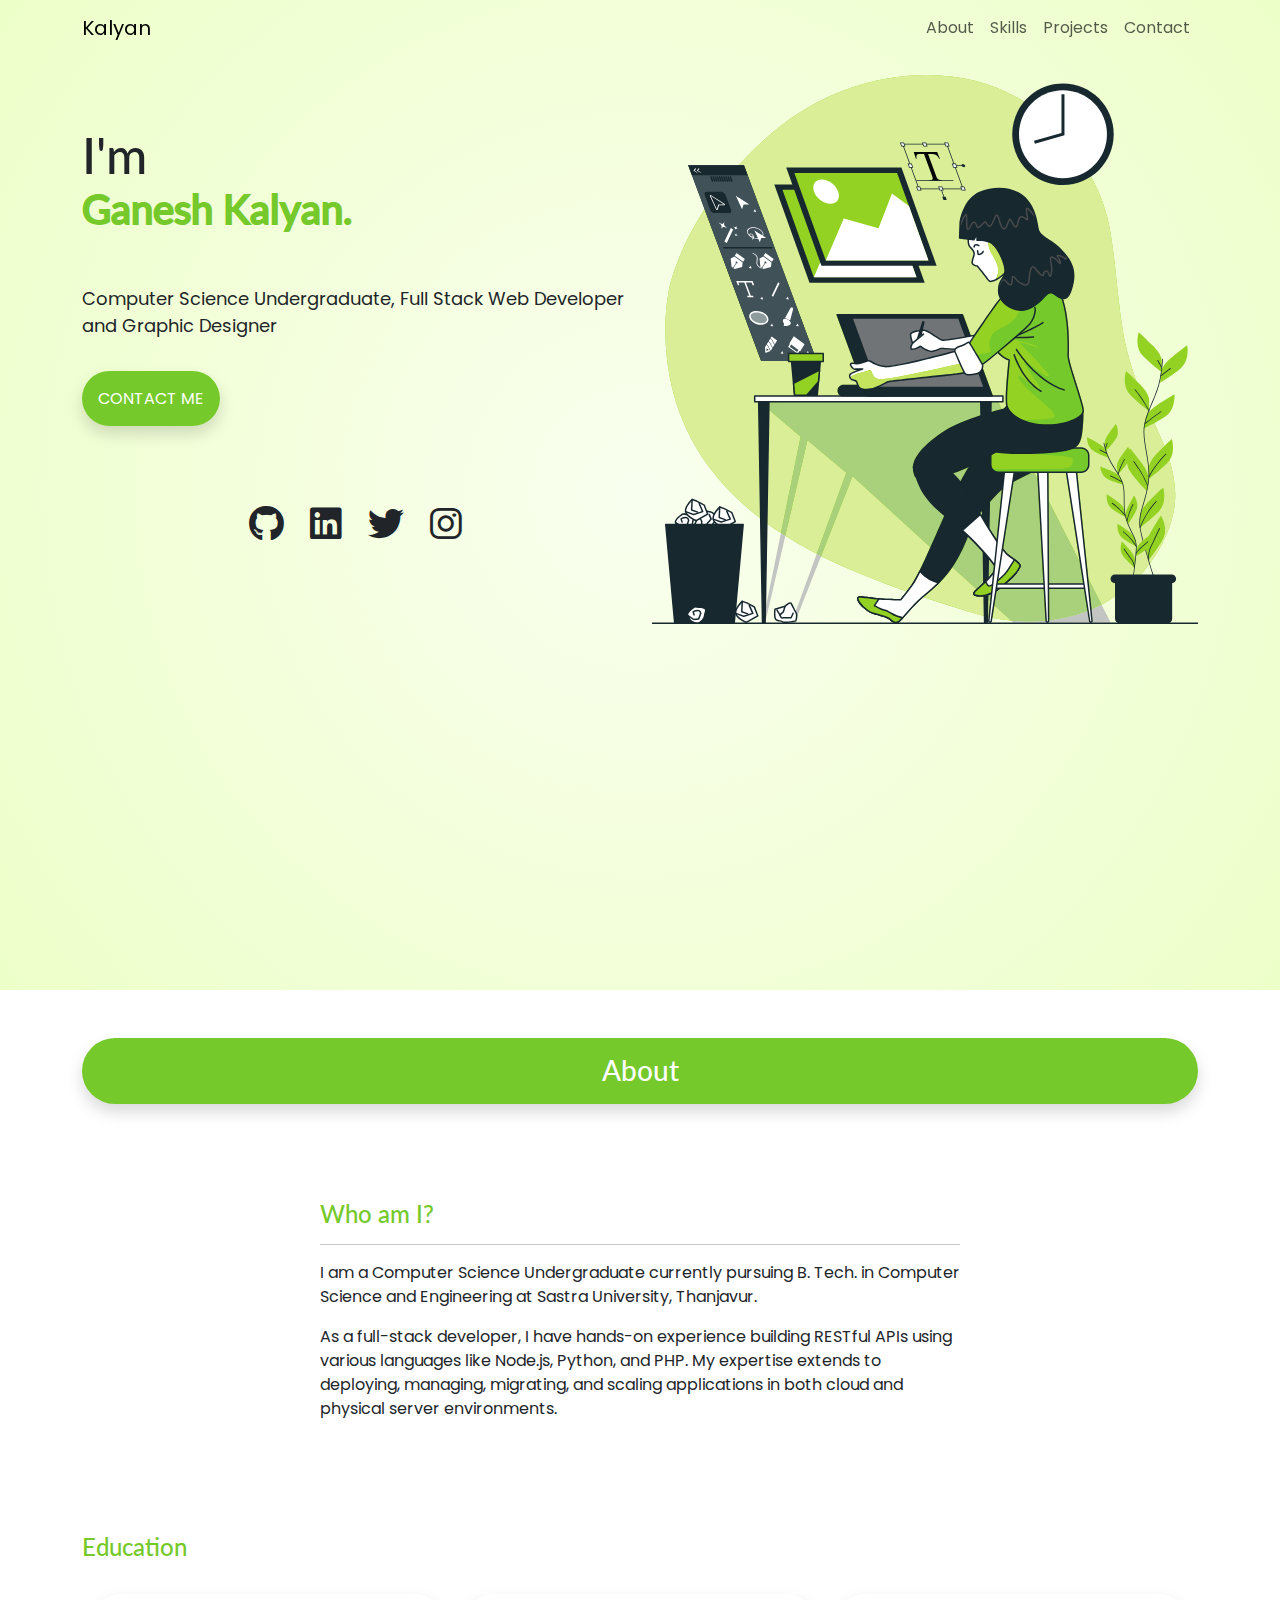
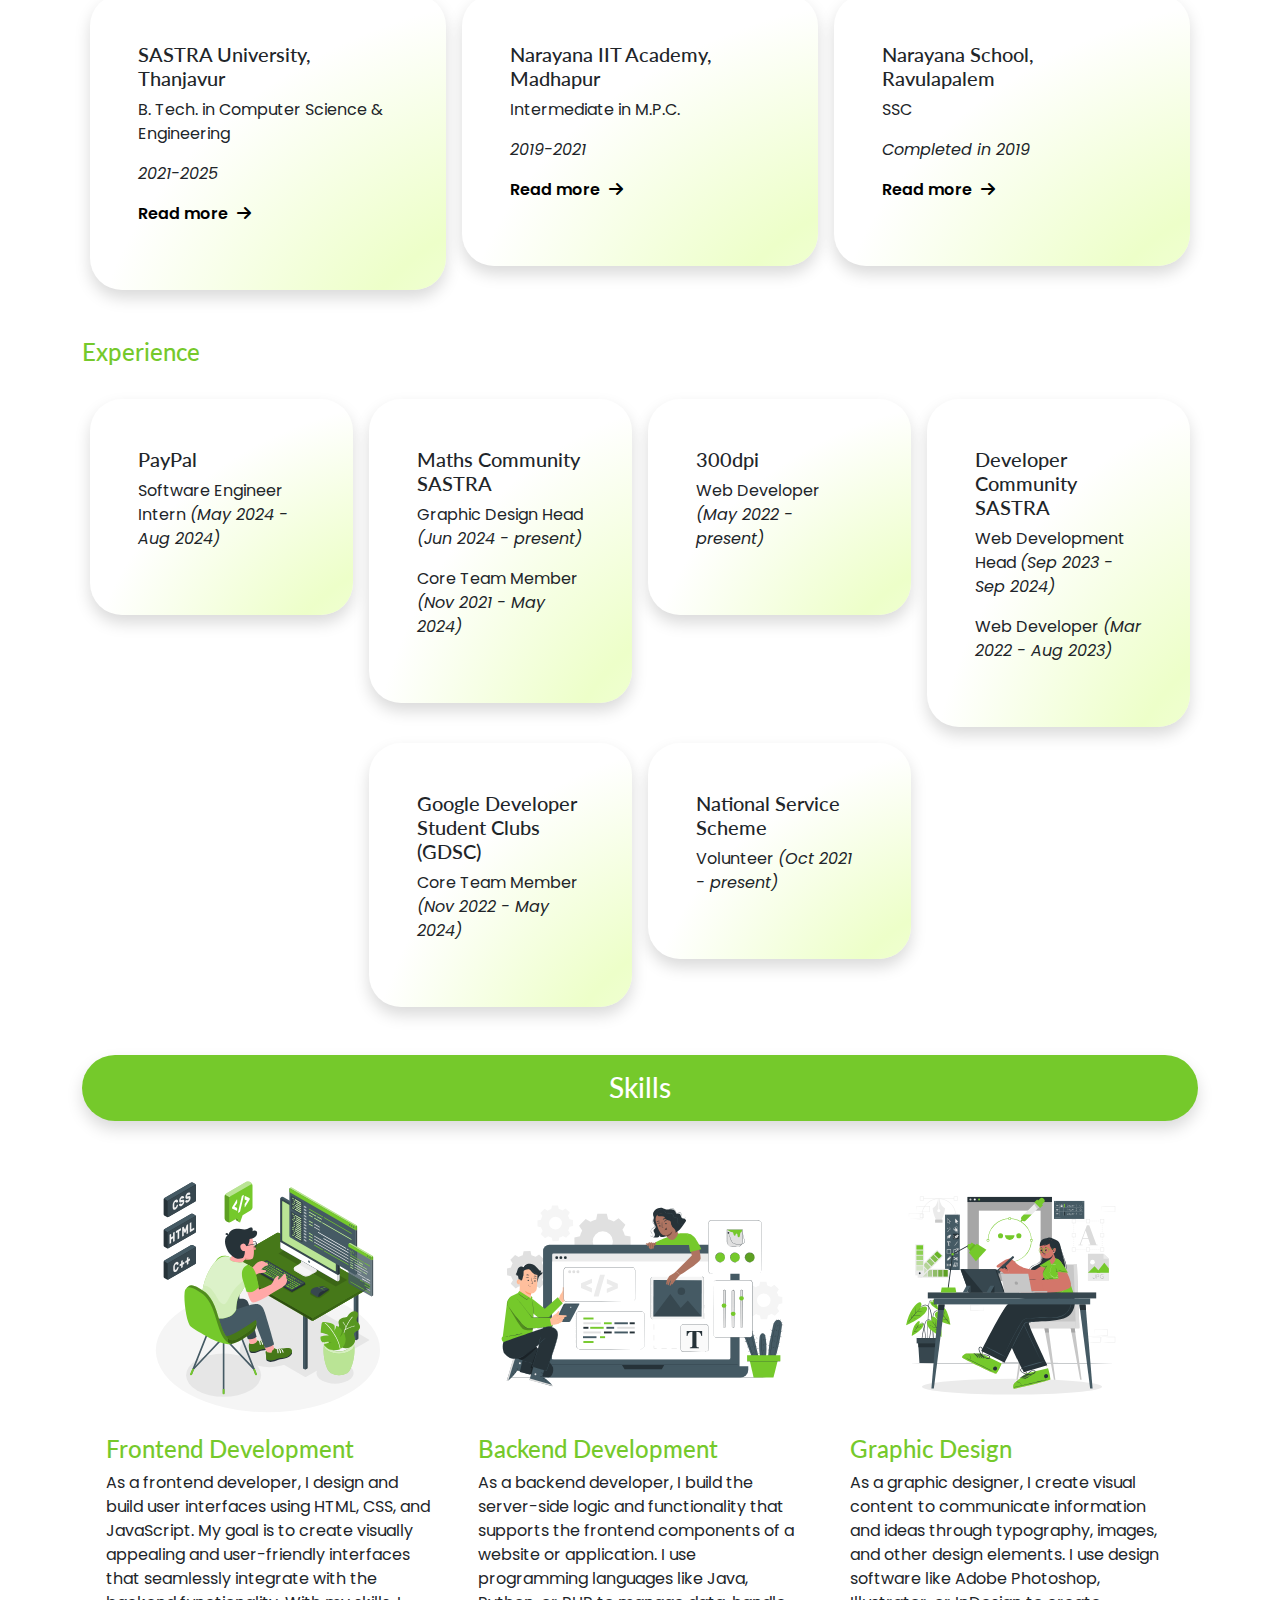
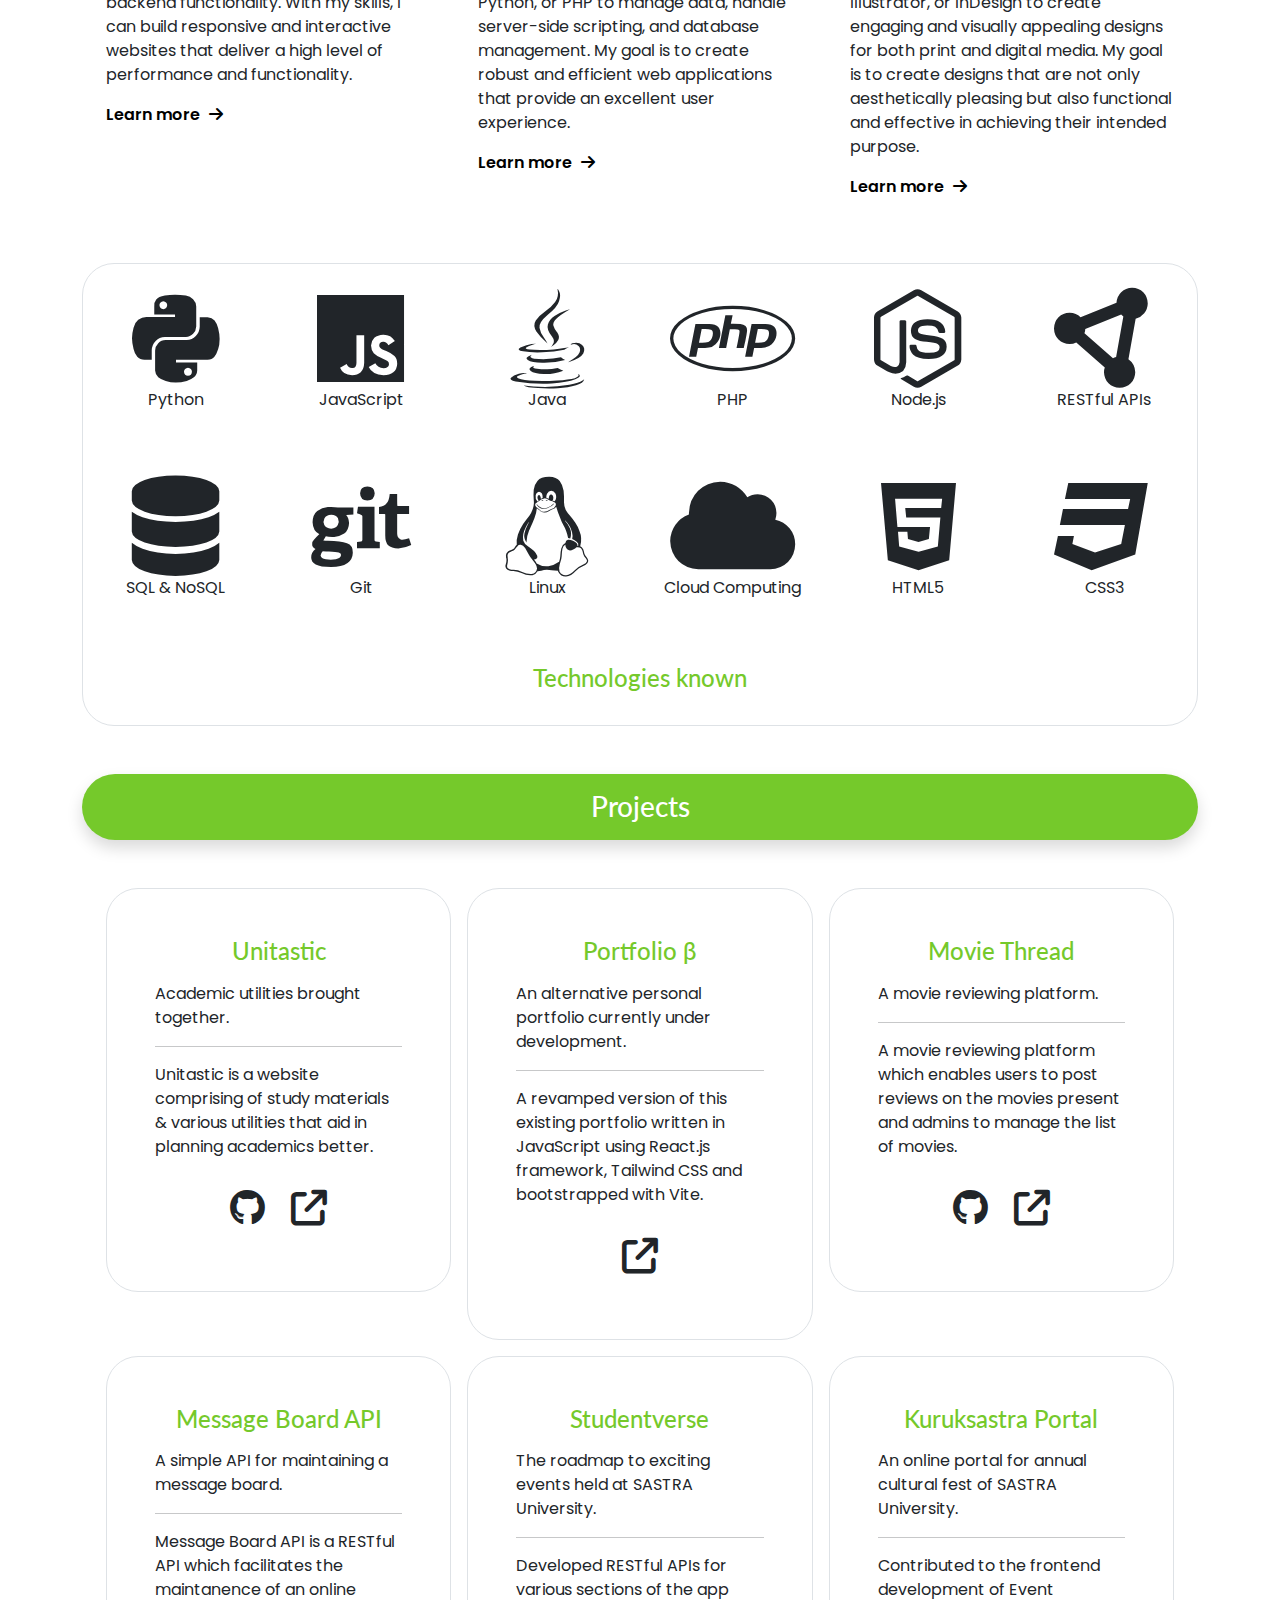
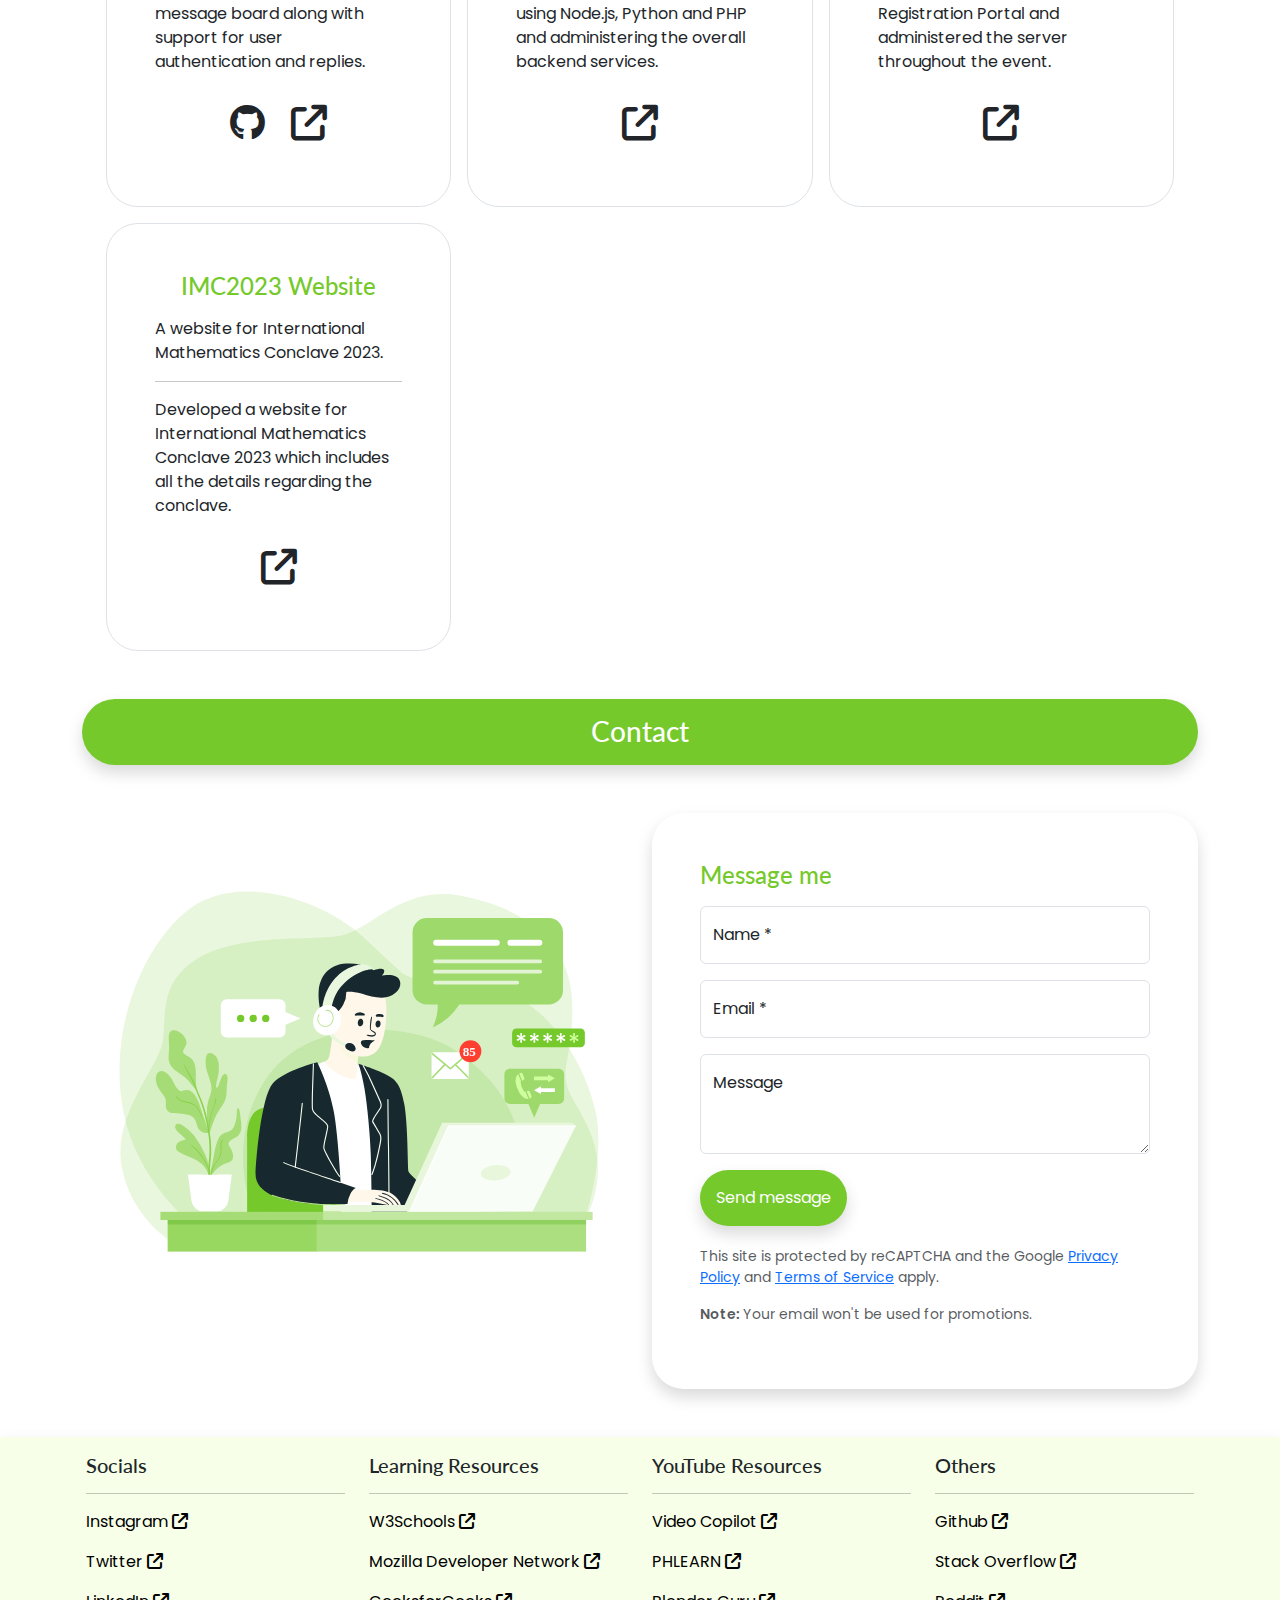
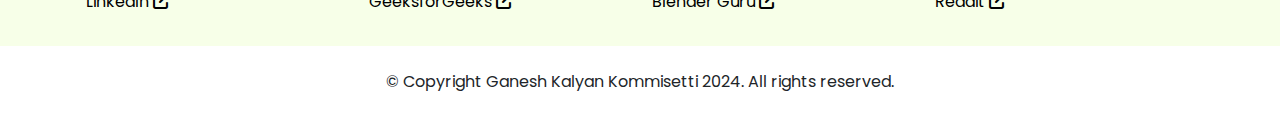
<file: index.html>
<!DOCTYPE html>
<html lang="en">
<head>
    <meta charset="UTF-8">
    <meta name="viewport" content="width=device-width, initial-scale=1.0">
    <title>Ganesh Kalyan Kommisetti</title>
    <link rel="stylesheet" href="https://cdnjs.cloudflare.com/ajax/libs/bootstrap/5.2.3/css/bootstrap.min.css" />
    <script src="https://cdnjs.cloudflare.com/ajax/libs/bootstrap/5.2.3/js/bootstrap.bundle.min.js"></script>
    <link rel="stylesheet" href="https://cdnjs.cloudflare.com/ajax/libs/font-awesome/6.1.1/css/all.min.css" />
    <script src="https://cdnjs.cloudflare.com/ajax/libs/jquery/3.6.0/jquery.min.js"></script>
    <link rel="preconnect" href="https://fonts.googleapis.com">
    <link rel="preconnect" href="https://fonts.gstatic.com" crossorigin>
    <link href="https://fonts.googleapis.com/css2?family=Lato:wght@700&family=Poppins:wght@400;600&display=swap" rel="stylesheet">
    <link rel="stylesheet" href="assets/css/main.css">
    <link rel="icon" href="favicon.ico">
    <script src="assets/js/main.js"></script>
    <script src="https://www.google.com/recaptcha/api.js?render=6LcE02wjAAAAAD0K2lsdu5hq0KmsfUhGuzQKKrRO"></script>
</head>
<body>
    <nav class="navbar navbar-expand-md navbar-light fixed-top" id="navBar">
        <div class="container">
            <a href="#" class="navbar-brand">Kalyan</a>
            <button class="navbar-toggler" type="button" data-bs-target="#navContent" data-bs-toggle="collapse" id="navIcon" title="Menu"><i class="fa-solid fa-bars-staggered"></i></button>
            <div class="collapse navbar-collapse" id="navContent">
                <ul class="navbar-nav ms-auto mb-2 mb-lg-0">
                    <li class="nav-item"><a class="nav-link" href="#about">About</a></li>
                    <li class="nav-item"><a class="nav-link" href="#skills">Skills</a></li>
                    <li class="nav-item"><a class="nav-link" href="#portfolio">Projects</a></li>
                    <li class="nav-item"><a class="nav-link" href="#contact">Contact</a></li>
                </ul>
            </div>
        </div>
    </nav>
    <div class="preloader" id="preLoader">
        <div class="preloader-holder">
            <div class="dot-pulse"></div>
        </div>
    </div>
    <div class="landing-page">
        <div class="container">
            <div class="row">
                <div class="col-md-6 mt-125">
                    <h1 class="home-header">I'm<br><div class="content"><h2>Ganesh Kalyan.</h2><h2>Ganesh Kalyan.</h2></div></h1>
                    <p class="mt-5 home-text">Computer Science Undergraduate, Full Stack Web Developer and Graphic Designer</p>
                    <div class="mt-5">
                        <a class="home-btn shadow rounded-pill p-3" href="#contact">CONTACT ME</a>
                    </div>
                    <div class="grid d-flex justify-content-center mt-80">
                        <a href="https://www.github.com/ganeshkalyank" title="Github" class="btn landing-social-link"><i class="fa-brands fa-github"></i></a>
                        <a href="https://www.linkedin.com/in/ganeshkalyank/" title="LinkedIn" class="btn landing-social-link"><i class="fa-brands fa-linkedin"></i></a>
                        <a href="https://www.twitter.com/ganeshkalyank" title="Twitter" class="btn landing-social-link"><i class="fa-brands fa-twitter"></i></a>
                        <a href="https://www.instagram.com/ganeshkalyank" title="Instagram" class="btn landing-social-link"><i class="fa-brands fa-instagram"></i></a>
                    </div>
                </div>
                <div class="col-md-6 mt-75">
                    <img src="assets/images/designermain.svg" style="width: 100%;overflow: hidden;" alt="designer">
                </div>
            </div>
        </div>
    </div>
    <div class="container mt-5">
        <h3 class="sec-title p-3 rounded-pill shadow" id="about">About</h3>
        <div class="row mt-5">
            <div class="col-lg-2"></div>
            <div class="col-lg-8">
                <div class="p-2 p-lg-5">
                    <h4 style="color: rgb(117,201,43);">Who am I?</h4>
                    <hr>

                    <p>I am a Computer Science Undergraduate currently pursuing B. Tech. in Computer Science and Engineering at Sastra University, Thanjavur.</p>
                    <p>As a full-stack developer, I have hands-on experience building RESTful APIs using various languages like Node.js, Python, and PHP. My expertise extends to deploying, managing, migrating, and scaling applications in both cloud and physical server environments.</p>
                    <!-- <p>I am a passionate full stack developer with experience in working with REST APIs built using various languages including but not limited to NodeJS, Python, PHP.</p> -->
                    <!-- <p>I am Ganesh Kalyan Kommisetti. You can simply call me Kalyan. I'm a Computer Science undergraduate currently pursuing B.Tech in Computer Science and Engineering at Sastra University, Thanjavur.</p> -->
                    <!-- <p>Apart from that, I am a Graphic Designer and Full Stack Web Developer. I love to design and develop things.</p> -->
                    <!-- <p>Personally, I love to watch thriller and sci-fi movies. Movies of Christopher Nolan are my favourite. I often read books as well. I prefer reading biographies of well-known pesonalities.</p> -->
                </div>
            </div>
            <div class="col-lg-2"></div>
        </div>
        <div class="mt-5">
            <h4 style="color: rgb(117,201,43);">Education</h4>
            <div class="container px-2">
                <div class="row gx-3 gy-3 mt-3 d-flex justify-content-center">
                    <div class="col-lg-4 col-md-6">
                        <div class="shadow rounded-5 p-5 card-hover-anim">
                            <h5>SASTRA University, Thanjavur</h5>
                            <p>B. Tech. in Computer Science & Engineering</p>
                            <p><i>2021-2025</i></p>
                            <p><a rel="noopener" href="https://www.sastra.edu" target="_blank" rel="noopener" class="more-link">Read more <i class="fa-solid fa-arrow-right"></i></a></p>
                        </div>
                    </div>
                    <div class="col-lg-4 col-md-6">
                        <div class="shadow rounded-5 p-5 card-hover-anim">
                            <h5>Narayana IIT Academy, Madhapur</h5>
                            <p>Intermediate in M.P.C.</p>
                            <p><i>2019-2021</i></p>
                            <p><a rel="noopener" href="https://www.narayanagroup.com/" target="_blank" rel="noopener" class="more-link">Read more <i class="fa-solid fa-arrow-right"></i></a></p>
                        </div>
                    </div>
                    <div class="col-lg-4 col-md-6">
                        <div class="shadow rounded-5 p-5 card-hover-anim">
                            <h5>Narayana School, Ravulapalem</h5>
                            <p>SSC</p>
                            <p><i>Completed in 2019</i></p>
                            <p><a rel="noopener" href="https://www.narayanagroup.com/" target="_blank" rel="noopener" class="more-link">Read more <i class="fa-solid fa-arrow-right"></i></a></p>
                        </div>
                    </div>
                </div>
            </div>
        </div>
        <div class="mt-5">
            <h4 style="color: rgb(117,201,43);">Experience</h4>
            <div class="container px-2">
                <div class="row gx-3 gy-3 mt-3 d-flex justify-content-center">
                    <div class="col-lg-3 col-md-6">
                        <div class="shadow rounded-5 p-5 card-hover-anim">
                            <h5>PayPal</h5>
                            <p>Software Engineer Intern <i>(May 2024 - Aug 2024)</i></p>
                        </div>
                    </div>
                    <div class="col-lg-3 col-md-6">
                        <div class="shadow rounded-5 p-5 card-hover-anim">
                            <h5>Maths Community SASTRA</h5>
                            <p>Graphic Design Head <i>(Jun 2024 - present)</i></p>
                            <p>Core Team Member <i>(Nov 2021 - May 2024)</i></p>
                        </div>
                    </div>
                    <div class="col-lg-3 col-md-6">
                        <div class="shadow rounded-5 p-5 card-hover-anim">
                            <h5>300dpi</h5>
                            <p>Web Developer <i>(May 2022 - present)</i></p>
                        </div>
                    </div>
                    <div class="col-lg-3 col-md-6">
                        <div class="shadow rounded-5 p-5 card-hover-anim">
                            <h5>Developer Community SASTRA</h5>
                            <p>Web Development Head <i>(Sep 2023 - Sep 2024)</i></p>
                            <p>Web Developer <i>(Mar 2022 - Aug 2023)</i></p>
                        </div>
                    </div>
                    <div class="col-lg-3 col-md-6">
                        <div class="shadow rounded-5 p-5 card-hover-anim">
                            <h5>Google Developer Student Clubs (GDSC)</h5>
                            <p>Core Team Member <i>(Nov 2022 - May 2024)</i></p>
                        </div>
                    </div>
                    <div class="col-lg-3 col-md-6">
                        <div class="shadow rounded-5 p-5 card-hover-anim">
                            <h5>National Service Scheme</h5>
                            <p>Volunteer <i>(Oct 2021 - present)</i></p>
                        </div>
                    </div>
                </div>
            </div>
        </div>
    </div>
    <div class="container mt-5">
        <h3 class="sec-title p-3 rounded-pill shadow" id="skills">Skills</h3>
        <div class="container px-4 mt-5">
            <div class="row gx-5 gy-5 d-flex justify-content-center">
                <div class="col-lg-4 col-md-6">
                    <img class="skill-img" src="assets/images/frontenddev.svg" alt="frontend">
                    <h4 class="mt-3" style="color: rgb(117,201,43);">Frontend Development</h4>
                    <p>As a frontend developer, I design and build user interfaces using HTML, CSS, and JavaScript. My goal is to create visually appealing and user-friendly interfaces that seamlessly integrate with the backend functionality. With my skills, I can build responsive and interactive websites that deliver a high level of performance and functionality.</p>
                    <p><a rel="noopener" href="https://en.wikipedia.org/wiki/Front-end_web_development" target="_blank" rel="noopener" class="more-link">Learn more <i class="fa-solid fa-arrow-right"></i></a></p>
                </div>
                <div class="col-lg-4 col-md-6">
                    <img class="skill-img" src="assets/images/backenddev.svg" alt="backend">
                    <h4 class="mt-3" style="color: rgb(117,201,43);">Backend Development</h4>
                    <p>As a backend developer, I build the server-side logic and functionality that supports the frontend components of a website or application. I use programming languages like Java, Python, or PHP to manage data, handle server-side scripting, and database management. My goal is to create robust and efficient web applications that provide an excellent user experience.</p>
                    <p><a rel="noopener" href="https://en.wikipedia.org/wiki/Frontend_and_backend" target="_blank" rel="noopener" class="more-link">Learn more <i class="fa-solid fa-arrow-right"></i></a></p>
                </div>
                <div class="col-lg-4 col-md-6">
                    <img class="skill-img" src="assets/images/designer.svg" alt="graphicdesign">
                    <h4 class="mt-3" style="color: rgb(117,201,43);">Graphic Design</h4>
                    <p>As a graphic designer, I create visual content to communicate information and ideas through typography, images, and other design elements. I use design software like Adobe Photoshop, Illustrator, or InDesign to create engaging and visually appealing designs for both print and digital media. My goal is to create designs that are not only aesthetically pleasing but also functional and effective in achieving their intended purpose.</p>
                    <p><a rel="noopener" href="https://en.wikipedia.org/wiki/Graphic_design" target="_blank" rel="noopener" class="more-link">Learn more <i class="fa-solid fa-arrow-right"></i></a></p>
                </div>
            </div>
        </div>
        <div class="container mt-5 p-4 border rounded-5">
            <div class="row gx-5 gy-5 text-center">
                <div class="col-6 col-md-3 col-lg-2">
                    <i class="fa-brands fa-python langs-known-item"></i>
                    <p>Python</p>
                </div>
                <div class="col-6 col-md-3 col-lg-2">
                    <i class="fa-brands fa-js langs-known-item"></i>
                    <p>JavaScript</p>
                </div>
                <div class="col-6 col-md-3 col-lg-2">
                    <i class="fa-brands fa-java langs-known-item"></i>
                    <p>Java</p>
                </div>
                <div class="col-6 col-md-3 col-lg-2">
                    <i class="fa-brands fa-php langs-known-item"></i>
                    <p>PHP</p>
                </div>
                <div class="col-6 col-md-3 col-lg-2">
                    <i class="fa-brands fa-node-js langs-known-item"></i>
                    <p>Node.js</p>
                </div>
                <div class="col-6 col-md-3 col-lg-2">
                    <i class="fa-solid fa-circle-nodes langs-known-item"></i>
                    <p>RESTful APIs</p>
                </div>
                <div class="col-6 col-md-3 col-lg-2">
                    <i class="fa-solid fa-database langs-known-item"></i>
                    <p>SQL & NoSQL</p>
                </div>
                <div class="col-6 col-md-3 col-lg-2">
                    <i class="fa-brands fa-git langs-known-item"></i>
                    <p>Git</p>
                </div>
                <div class="col-6 col-md-3 col-lg-2">
                    <i class="fa-brands fa-linux langs-known-item"></i>
                    <p>Linux</p>
                </div>
                <div class="col-6 col-md-3 col-lg-2">
                    <i class="fa-solid fa-cloud langs-known-item"></i>
                    <p>Cloud Computing</p>
                </div>
                <div class="col-6 col-md-3 col-lg-2">
                    <i class="fa-brands fa-html5 langs-known-item"></i>
                    <p>HTML5</p>
                </div>
                <div class="col-6 col-md-3 col-lg-2">
                    <i class="fa-brands fa-css3 langs-known-item"></i>
                    <p>CSS3</p>
                </div>
            </div>
            <h4 class="mt-5 text-center" style="color: rgb(117,201,43);">Technologies known</h4>
        </div>
    </div>
    <div class="container mt-5">
        <h3 class="sec-title p-3 rounded-pill shadow" id="portfolio">Projects</h3>
        <div class="px-lg-4 mt-5">
            <div class="row gx-3 gy-3">
                <div class="col-lg-4 col-md-6">
                    <div class="border p-3 p-lg-5 rounded-5">
                        <h4 class="text-center mb-3" style="color: rgb(117,201,43);">Unitastic</h4>
                        <p>Academic utilities brought together.</p>
                        <hr />
                        <p>Unitastic is a website comprising of study materials & various utilities that aid in planning academics better.</p>
                        <div class="grid d-flex justify-content-center">
                            <a href="https://www.github.com/ganeshkalyank/unitastic" target="_blank" rel="noopener" class="btn landing-social-link"><i class="fa-brands fa-github"></i></a>
                            <a href="https://unitastic.netlify.app" target="_blank" rel="noopener" class="btn landing-social-link"><i class="fa-solid fa-arrow-up-right-from-square"></i></a>
                        </div>
                    </div>
                </div>
                <div class="col-lg-4 col-md-6">
                    <div class="border p-3 p-lg-5 rounded-5">
                        <h4 class="text-center mb-3" style="color: rgb(117,201,43);">Portfolio β</h4>
                        <p>An alternative personal portfolio currently under development.</p>
                        <hr />
                        <p>A revamped version of this existing portfolio written in JavaScript using React.js framework, Tailwind CSS and bootstrapped with Vite.</p>
                        <div class="grid d-flex justify-content-center">
                            <!-- <a href="https://www.github.com/ganeshkalyank" target="_blank" rel="noopener" class="btn landing-social-link"><i class="fa-brands fa-github"></i></a> -->
                            <a href="https://www.ganeshkalyan.in" target="_blank" rel="noopener" class="btn landing-social-link"><i class="fa-solid fa-arrow-up-right-from-square"></i></a>
                        </div>
                    </div>
                </div>
                <div class="col-lg-4 col-md-6">
                    <div class="border p-3 p-lg-5 rounded-5">
                        <h4 class="text-center mb-3" style="color: rgb(117,201,43);">Movie Thread</h4>
                        <p>A movie reviewing platform.</p>
                        <hr />
                        <p>A movie reviewing platform which enables users to post reviews on the movies present and admins to manage the list of movies.</p>
                        <div class="grid d-flex justify-content-center">
                            <a href="https://www.github.com/ganeshkalyank/movie-thread" target="_blank" rel="noopener" class="btn landing-social-link"><i class="fa-brands fa-github"></i></a>
                            <a href="https://movies.ganeshkalyan.in" target="_blank" rel="noopener" class="btn landing-social-link"><i class="fa-solid fa-arrow-up-right-from-square"></i></a>
                        </div>
                    </div>
                </div>
                <div class="col-lg-4 col-md-6">
                    <div class="border p-3 p-lg-5 rounded-5">
                        <h4 class="text-center mb-3" style="color: rgb(117,201,43);">Message Board API</h4>
                        <p>A simple API for maintaining a message board.</p>
                        <hr />
                        <p>Message Board API is a RESTful API which facilitates the maintanence of an online message board along with support for user authentication and replies.</p>
                        <div class="grid d-flex justify-content-center">
                            <a href="https://github.com/ganeshkalyank/message-board-api" target="_blank" rel="noopener" class="btn landing-social-link"><i class="fa-brands fa-github"></i></a>
                            <a href="https://mbapi.ganeshkalyan.in" target="_blank" rel="noopener" class="btn landing-social-link"><i class="fa-solid fa-arrow-up-right-from-square"></i></a>
                        </div>
                    </div>
                </div>
                <div class="col-lg-4 col-md-6">
                    <div class="border p-3 p-lg-5 rounded-5">
                        <h4 class="text-center mb-3" style="color: rgb(117,201,43);">Studentverse</h4>
                        <p>The roadmap to exciting events held at SASTRA University.</p>
                        <hr />
                        <p>Developed RESTful APIs for various sections of the app using Node.js, Python and PHP and administering the overall backend services.</p>
                        <div class="grid d-flex justify-content-center">
                            <!-- <a href="https://www.github.com/ganeshkalyank" target="_blank" rel="noopener" class="btn landing-social-link"><i class="fa-brands fa-github"></i></a> -->
                            <a href="https://www.sastra.edu/studentverse" target="_blank" rel="noopener" class="btn landing-social-link"><i class="fa-solid fa-arrow-up-right-from-square"></i></a>
                        </div>
                    </div>
                </div>
                <div class="col-lg-4 col-md-6">
                    <div class="border p-3 p-lg-5 rounded-5">
                        <h4 class="text-center mb-3" style="color: rgb(117,201,43);">Kuruksastra Portal</h4>
                        <p>An online portal for annual cultural fest of SASTRA University.</p>
                        <hr />
                        <p>Contributed to the frontend development of Event Registration Portal and administered the server throughout the event.</p>
                        <div class="grid d-flex justify-content-center">
                            <!-- <a href="https://www.github.com/ganeshkalyank" target="_blank" rel="noopener" class="btn landing-social-link"><i class="fa-brands fa-github"></i></a> -->
                            <a href="https://www.kuruksastra.in" target="_blank" rel="noopener" class="btn landing-social-link"><i class="fa-solid fa-arrow-up-right-from-square"></i></a>
                        </div>
                    </div>
                </div>
                <div class="col-lg-4 col-md-6">
                    <div class="border p-3 p-lg-5 rounded-5">
                        <h4 class="text-center mb-3" style="color: rgb(117,201,43);">IMC2023 Website</h4>
                        <p>A website for International Mathematics Conclave 2023.</p>
                        <hr />
                        <p>Developed a website for International Mathematics Conclave 2023 which includes all the details regarding the conclave.</p>
                        <div class="grid d-flex justify-content-center">
                            <!-- <a href="https://www.github.com/ganeshkalyank" target="_blank" rel="noopener" class="btn landing-social-link"><i class="fa-brands fa-github"></i></a> -->
                            <a href="https://www.sastra.edu/IMC2023/" target="_blank" rel="noopener" class="btn landing-social-link"><i class="fa-solid fa-arrow-up-right-from-square"></i></a>
                        </div>
                    </div>
                </div>
            </div>
        </div>
    </div>
    <div class="container mt-5">
        <h3 class="sec-title p-3 rounded-pill shadow" id="contact">Contact</h3>
        <div class="row mt-5">
            <div class="col-md-6 mt-md-5 mt-lg-0">
                <img src="assets/images/contact.svg" style="width: 100%;" alt="contact">
            </div>
            <div class="col-md-6">
                <form method="post" id="contact_form" action="https://api.ganeshkalyan.in/contact" target="_blank" rel="noopener" class="p-5 shadow rounded-5">
                    <h4 class="mb-3" style="color: rgb(117,201,43);">Message me</h4>
                    <div class="form-floating mb-3">
                        <input type="text" class="form-control" placeholder="." name="name" required>
                        <label>Name *</label>
                    </div>
                    <div class="form-floating mb-3">
                        <input type="email" class="form-control" placeholder="." name="email" required>
                        <label>Email *</label>
                    </div>
                    <div class="form-floating mb-3">
                        <textarea type="text" class="form-control" placeholder="." name="message" style="height: 100px;"></textarea>
                        <label>Message</label>
                    </div>
                    <button class="submit-btn shadow rounded-pill p-3 mb-3" id="contact_form_submit" type="submit">Send message</button>
                    <div id="contact_form_status"></div>
                    <p class="form-text">This site is protected by reCAPTCHA and the Google
                        <a href="https://policies.google.com/privacy">Privacy Policy</a> and
                        <a href="https://policies.google.com/terms">Terms of Service</a> apply.</p>
                    <p class="form-text"><b>Note: </b>Your email won't be used for promotions.</p>
                </form>
            </div>
        </div>
    </div>
    <footer class="shadow mt-5">
        <div class="footer-block">
            <div class="container p-3">
                <div class="row">
                    <div class="col-lg-3 col-md-4">
                        <h5>Socials</h5>
                        <hr>
                        <p><a href="https://www.instagram.com/ganeshkalyank/" class="social-link">Instagram <i class="fa-solid fa-arrow-up-right-from-square"></i></i></a></p>
                        <p><a href="https://twitter.com/ganeshkalyank" class="social-link">Twitter <i class="fa-solid fa-arrow-up-right-from-square"></i></a></p>
                        <p><a href="https://www.linkedin.com/in/ganeshkalyank/" class="social-link">LinkedIn <i class="fa-solid fa-arrow-up-right-from-square"></i></a></p>
                    </div>
                    <div class="col-lg-3 col-md-4">
                        <h5>Learning Resources</h5>
                        <hr>
                        <p><a href="https://www.w3schools.com/" class="social-link">W3Schools <i class="fa-solid fa-arrow-up-right-from-square"></i></i></a></p>
                        <p><a href="https://developer.mozilla.org/" class="social-link">Mozilla Developer Network <i class="fa-solid fa-arrow-up-right-from-square"></i></a></p>
                        <p><a href="https://www.geeksforgeeks.org/" class="social-link">GeeksforGeeks <i class="fa-solid fa-arrow-up-right-from-square"></i></a></p>
                    </div>
                    <div class="col-lg-3 col-md-4">
                        <h5>YouTube Resources</h5>
                        <hr>
                        <p><a href="https://www.youtube.com/user/videocopilot" class="social-link">Video Copilot <i class="fa-solid fa-arrow-up-right-from-square"></i></i></a></p>
                        <p><a href="https://www.youtube.com/c/phlearn" class="social-link">PHLEARN <i class="fa-solid fa-arrow-up-right-from-square"></i></a></p>
                        <p><a href="https://www.youtube.com/c/BlenderGuruOfficial" class="social-link">Blender Guru <i class="fa-solid fa-arrow-up-right-from-square"></i></a></p>
                    </div>
                    <div class="col-lg-3 col-md-4">
                        <h5>Others</h5>
                        <hr>
                        <p><a href="https://github.com/ganeshkalyank" class="social-link">Github <i class="fa-solid fa-arrow-up-right-from-square"></i></i></a></p>
                        <p><a href="https://stackoverflow.com/users/9642391/kalyan" class="social-link">Stack Overflow <i class="fa-solid fa-arrow-up-right-from-square"></i></a></p>
                        <p><a href="https://www.reddit.com/user/KalyanHere" class="social-link">Reddit <i class="fa-solid fa-arrow-up-right-from-square"></i></a></p>
                    </div>
                </div>
            </div>
        </div>
        <div class="container p-3">
            <p class="text-center" style="position: relative; bottom: -8px;">&copy; Copyright Ganesh Kalyan Kommisetti 2024. All rights reserved.</p>
        </div>
    </footer>
    
    <!-- Google tag (gtag.js) -->
    <script async src="https://www.googletagmanager.com/gtag/js?id=G-GEZY6B3WD7"></script>
    <script>
        window.dataLayer = window.dataLayer || [];
        function gtag(){dataLayer.push(arguments);}
        gtag('js', new Date());

        gtag('config', 'G-GEZY6B3WD7');
    </script>
</body>
</html>
</file>
<file: assets/css/main.css>
html,body {
    height: 100%;
}
body {
    font-family: 'Poppins',sans-serif;
    font-weight: 400;
}
h1,h2,h3,h4,h5,h6 {
    font-family: 'Lato', sans-serif;
}
b {
    font-family: 'Poppins',sans-serif;
    font-weight: 600;
}
.navbar-blur {
    background-color: rgba(247,255,232,0.72);
    backdrop-filter: saturate(180%) blur(20px);
    -webkit-backdrop-filter: saturate(180%) blur(20px);
    transition: .3s;
}
.landing-page {
    height: 100%;
    /* background: rgb(247, 255, 232); */
    background: rgb(255,255,255);
    background: radial-gradient(circle, rgba(247,255,232,0.72) 0%, rgba(230,255,180,0.72) 100%);
    background-size: cover;
    background-repeat: no-repeat;
    background-position: right;
}
.landing-social-link {
    font-size: 36px;
    transition: .3s;
}
.landing-social-link:hover {
    color: rgb(117,201,43);
}
.home-header {
    font-size: 75px;
}
.home-text {
    font-size: 18px;
}
@media only screen and (max-width: 667px) {
    .landing-page {
        height: 175%;
    }
    .home-header {
        font-size: 50px;
    }
}
/* @media only screen and (min-width: 667px) {
    .landing-page {
        height: 225%;
    }
    .home-header {
        font-size: 50px;
    }
} */
/* @media only screen and (min-width: 678px) {
    .landing-page {
        height: 250%;
    }
    .home-header {
        font-size: 50px;
    }
} */
@media only screen and (min-width: 667px) {
    .landing-page {
        height: 110%;
    }
    .home-header {
        font-size: 50px;
    }
}
.home-btn {
    background-color: rgb(117,201,43);
    color: white;
    text-decoration: none;
    transition: .3s;
}
.home-btn:hover {
    color: black;
    background-color: rgb(255,255,255);
}
.navbar-toggler, .navbar-toggler:focus, .navbar-toggler:active {
    border: none;
    outline: none;
    box-shadow: none;
}
.card-hover-anim {
    background-size: 400% 400%;
    background-position: 20% 20%;
    background-image: radial-gradient(rgba(247,255,232,0.72) 0%, rgba(230,255,180,0.72) 25%, transparent 50%);
    transition: background-position .3s, color .3s ease;
}
.card-hover-anim:hover {
    background-position: 50% 50%;
    transition: background-position .5s, color .3s ease;
    color: black;
}
.sec-title {
    background-color: rgb(117,201,43);
    color: white;
    text-align: center;
}
.more-link {
    text-decoration: none;
    color: black;
    font-weight: 600;
}
.more-link i {
    position: relative;
    left: 5px;
    transition: left ease .3s;
}
.more-link:hover {
    opacity: 75%;
    color: black;
}
.more-link:hover > i {
    position: relative;
    left: 15px;
}
.footer-block {
    background-color: rgb(247, 255, 232);
}
.social-link {
    text-decoration: none;
    color: black;
}
.social-link:hover {
    opacity: 75%;
    color: black;
}
.social-link i {
    position: relative;
    left: 0;
    top: 0;
    transition-property: left,top;
    transition: ease .3s;
}
.social-link:hover > i {
    left: 5px;
    top: -5px;
}
.skill-img {
    width: 100%;
    height: 250px;
    object-fit: contain;
}
.submit-btn {
    background-color: rgb(117,201,43);
    outline: none;
    border: none;
    color: white;
    transition: .3s;
}
.submit-btn:hover {
    color: black;
    background-color: rgb(247, 255, 232);
}
.nav-link {
    display: inline-block;
    position: relative;
}
.nav-link:after {
    content: '';
    position: absolute;
    width: 100%;
    transform: scaleX(0);
    height: 2px;
    bottom: 0;
    left: 0;
    background-color: rgb(117,201,43);
    transform-origin: bottom right;
    transition: transform 0.25s ease-out;
}
.nav-link:hover:after {
    transform: scaleX(1);
    transform-origin: bottom left;
}
.langs-known-item {
    font-size: 100px;
    transition: .3s;
}
.langs-known-item:hover {
    color: rgb(117,201,43);
}

.preloader {
    width: 100%;
    height: 100%;
    background-color: rgb(247, 255, 232);
    position: fixed;
    top: 0;
    left: 0;
    z-index: 9999;
}

.preloader-holder {
    position: fixed;
    top: 50%;
    left: 50%;
    margin-top: -5px;
    margin-left: -5px;
}

.dot-pulse {
    position: relative;
    left: -9999px;
    width: 10px;
    height: 10px;
    border-radius: 5px;
    background-color: rgb(117,201,43);
    color: rgb(117,201,43);
    box-shadow: 9999px 0 0 -5px rgb(117,201,43);
    animation: dotPulse 1.5s infinite linear;
    animation-delay: .25s;
    /* transform: translate(-50%, -50%); */
}

.dot-pulse::before, .dot-pulse::after {
    content: '';
    display: inline-block;
    position: absolute;
    top: 0;
    width: 10px;
    height: 10px;
    border-radius: 5px;
    background-color: rgb(117,201,43);
    color: rgb(117,201,43);
    /* transform: translate(-50%, -50%); */
}

.dot-pulse::before {
    box-shadow: 9984px 0 0 -5px rgb(117,201,43);
    animation: dotPulseBefore 1.5s infinite linear;
    animation-delay: 0s;
}

.dot-pulse::after {
    box-shadow: 10014px 0 0 -5px rgb(117,201,43);
    animation: dotPulseAfter 1.5s infinite linear;
    animation-delay: .5s;
}

@keyframes dotPulseBefore {
    0% {
        box-shadow: 9984px 0 0 -5px rgb(117,201,43);
    }
    30% {
        box-shadow: 9984px 0 0 2px rgb(117,201,43);
    }
    60%,
    100% {
        box-shadow: 9984px 0 0 -5px rgb(117,201,43);
    }
}

@keyframes dotPulse {
    0% {
        box-shadow: 9999px 0 0 -5px rgb(117,201,43);
    }
    30% {
        box-shadow: 9999px 0 0 2px rgb(117,201,43);
    }
    60%,
    100% {
        box-shadow: 9999px 0 0 -5px rgb(117,201,43);
    }
}

@keyframes dotPulseAfter {
    0% {
        box-shadow: 10014px 0 0 -5px rgb(117,201,43);
    }
    30% {
        box-shadow: 10014px 0 0 2px rgb(117,201,43);
    }
    60%,
    100% {
        box-shadow: 10014px 0 0 -5px rgb(117,201,43);
    }
}
.content {
    /* position: relative; */
    margin-bottom: 100px;
}

.content h2 {
    color: #fff;
    font-size: 0.8em;
    position: absolute;
    /* transform: translate(-50%, -50%); */
}

.content h2:nth-child(1) {
    color: transparent;
    -webkit-text-stroke: 2px rgb(117,201,43);
}

.content h2:nth-child(2) {
    color: rgb(117,201,43);
    animation: animate 4s ease-in-out infinite;
}

@keyframes animate {
    0%,
    100% {
        clip-path: polygon(
        0% 45%,
        16% 44%,
        33% 50%,
        54% 60%,
        70% 61%,
        84% 59%,
        100% 52%,
        100% 100%,
        0% 100%
        );
    }
    50% {
        clip-path: polygon(
        0% 60%,
        15% 65%,
        34% 66%,
        51% 62%,
        67% 50%,
        84% 45%,
        100% 46%,
        100% 100%,
        0% 100%
        );
    }
}
.grecaptcha-badge {
    visibility: hidden;
}
.mt-125 {
    margin-top: 125px;
}
.mt-80 {
    margin-top: 80px;
}
.mt-75 {
    margin-top: 75px;
}
</file>
